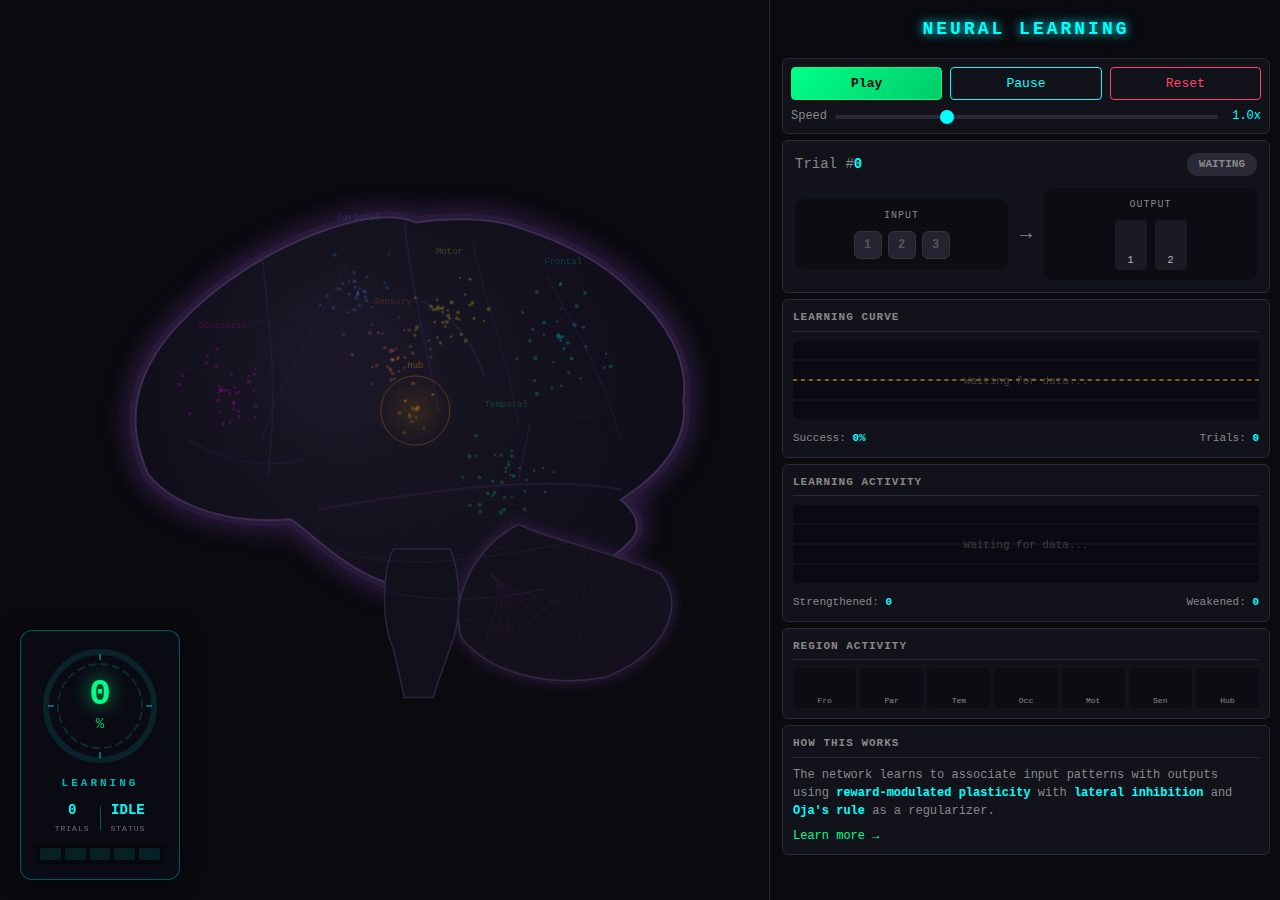
<file: static/index.html>
<!DOCTYPE html>
<html lang="en">
<head>
    <meta charset="UTF-8">
    <meta name="viewport" content="width=device-width, initial-scale=1.0">
    <link rel="icon" type="image/x-icon" href="/static/images/favicon.ico">
    <title>Neural Learning Visualization</title>
    <link rel="stylesheet" href="/static/css/base.css">
    <link rel="stylesheet" href="/static/css/layout.css">
    <link rel="stylesheet" href="/static/css/components.css">
    <link rel="stylesheet" href="/static/css/brain.css">
    <link rel="stylesheet" href="/static/css/dashboard.css">
</head>
<body>
    <div class="container">
        <!-- Brain Visualization -->
        <div class="brain-section">
            <canvas id="brainCanvas"></canvas>

            <!-- Large Learning Progress HUD -->
            <div class="learning-hud">
                <div class="hud-rings">
                    <svg class="ring-svg" viewBox="0 0 120 120">
                        <defs>
                            <linearGradient id="progressGradient" x1="0%" y1="0%" x2="100%" y2="0%">
                                <stop offset="0%" style="stop-color:#00ff88"/>
                                <stop offset="100%" style="stop-color:#00ffff"/>
                            </linearGradient>
                        </defs>
                        <!-- Outer ring - background -->
                        <circle class="ring-bg" cx="60" cy="60" r="54" />
                        <!-- Outer ring - progress -->
                        <circle class="ring-progress" id="hudRingProgress" cx="60" cy="60" r="54" />
                        <!-- Inner ring - decorative -->
                        <circle class="ring-inner" cx="60" cy="60" r="42" />
                        <!-- Tick marks -->
                        <g class="tick-marks">
                            <line x1="60" y1="8" x2="60" y2="14" />
                            <line x1="60" y1="106" x2="60" y2="112" />
                            <line x1="8" y1="60" x2="14" y2="60" />
                            <line x1="106" y1="60" x2="112" y2="60" />
                        </g>
                    </svg>
                    <div class="hud-center">
                        <div class="hud-value" id="hudValue">0</div>
                        <div class="hud-unit">%</div>
                    </div>
                </div>
                <div class="hud-label">LEARNING</div>
                <div class="hud-stats">
                    <div class="hud-stat">
                        <span class="hud-stat-value" id="hudTrials">0</span>
                        <span class="hud-stat-label">TRIALS</span>
                    </div>
                    <div class="hud-divider"></div>
                    <div class="hud-stat">
                        <span class="hud-stat-value" id="hudStatus">IDLE</span>
                        <span class="hud-stat-label">STATUS</span>
                    </div>
                </div>
                <div class="hud-bars">
                    <div class="hud-bar" id="hudBar1"><span></span></div>
                    <div class="hud-bar" id="hudBar2"><span></span></div>
                    <div class="hud-bar" id="hudBar3"><span></span></div>
                    <div class="hud-bar" id="hudBar4"><span></span></div>
                    <div class="hud-bar" id="hudBar5"><span></span></div>
                </div>
            </div>
        </div>

        <!-- Dashboard -->
        <div class="dashboard">
            <h1 class="title">NEURAL LEARNING</h1>

            <!-- Controls -->
            <div class="panel controls-panel">
                <div class="control-row">
                    <button id="playBtn" class="control-btn primary">Play</button>
                    <button id="pauseBtn" class="control-btn">Pause</button>
                    <button id="resetBtn" class="control-btn danger">Reset</button>
                </div>
                <div class="speed-row">
                    <label>Speed</label>
                    <input type="range" id="speedSlider" min="0.2" max="3" step="0.1" value="1">
                    <span id="speedValue">1.0x</span>
                </div>
            </div>

            <!-- Live Trial Status -->
            <div class="panel trial-panel">
                <div class="trial-header">
                    <span class="trial-label">Trial #<span id="trialNum">0</span></span>
                    <span id="trialStatus" class="trial-status waiting">Waiting</span>
                </div>
                <div class="trial-io">
                    <div class="io-box input-box">
                        <div class="io-label">INPUT</div>
                        <div class="io-pattern" id="inputPattern">
                            <span class="io-bit off">1</span>
                            <span class="io-bit off">2</span>
                            <span class="io-bit off">3</span>
                        </div>
                    </div>
                    <div class="io-arrow">→</div>
                    <div class="io-box output-box">
                        <div class="io-label">OUTPUT</div>
                        <div class="io-values">
                            <div class="output-bar">
                                <div class="bar-fill" id="out1Bar" style="height: 0%"></div>
                                <span class="bar-label">1</span>
                            </div>
                            <div class="output-bar">
                                <div class="bar-fill secondary" id="out2Bar" style="height: 0%"></div>
                                <span class="bar-label">2</span>
                            </div>
                        </div>
                    </div>
                </div>
            </div>

            <!-- Success Rate Plot - Main Learning Indicator -->
            <div class="panel plot-panel">
                <h2>Learning Curve</h2>
                <canvas id="successPlot"></canvas>
                <div class="plot-stats">
                    <span>Success: <strong id="successPct">0%</strong></span>
                    <span>Trials: <strong id="totalTrials">0</strong></span>
                </div>
            </div>

            <!-- Learning Activity Plot -->
            <div class="panel plot-panel">
                <h2>Learning Activity</h2>
                <canvas id="weightsPlot"></canvas>
                <div class="plot-stats">
                    <span>Strengthened: <strong id="strengthenedCount">0</strong></span>
                    <span>Weakened: <strong id="weakenedCount">0</strong></span>
                </div>
            </div>

            <!-- Region Activity - Shows Network Dynamics -->
            <div class="panel activity-panel">
                <h2>Region Activity</h2>
                <div class="region-bars" id="regionBars">
                    <!-- Filled by JS -->
                </div>
            </div>

            <!-- How This Works -->
            <div class="panel info-panel">
                <h2>How This Works</h2>
                <p class="info-brief">
                    The network learns to associate input patterns with outputs using
                    <strong>reward-modulated plasticity</strong> with <strong>lateral inhibition</strong>
                    and <strong>Oja's rule</strong> as a regularizer.
                </p>
                <a href="/static/about.html" class="info-link" target="_blank">Learn more →</a>
            </div>
        </div>
    </div>

    <script src="/static/js/config.js"></script>
    <script src="/static/js/utils.js"></script>
    <script src="/static/js/websocket.js"></script>
    <script src="/static/js/brain.js"></script>
    <script src="/static/js/network.js"></script>
    <script src="/static/js/learning.js"></script>
    <script src="/static/js/renderer.js"></script>
    <script src="/static/js/dashboard.js"></script>
    <script src="/static/js/main.js"></script>
</body>
</html>
</file>
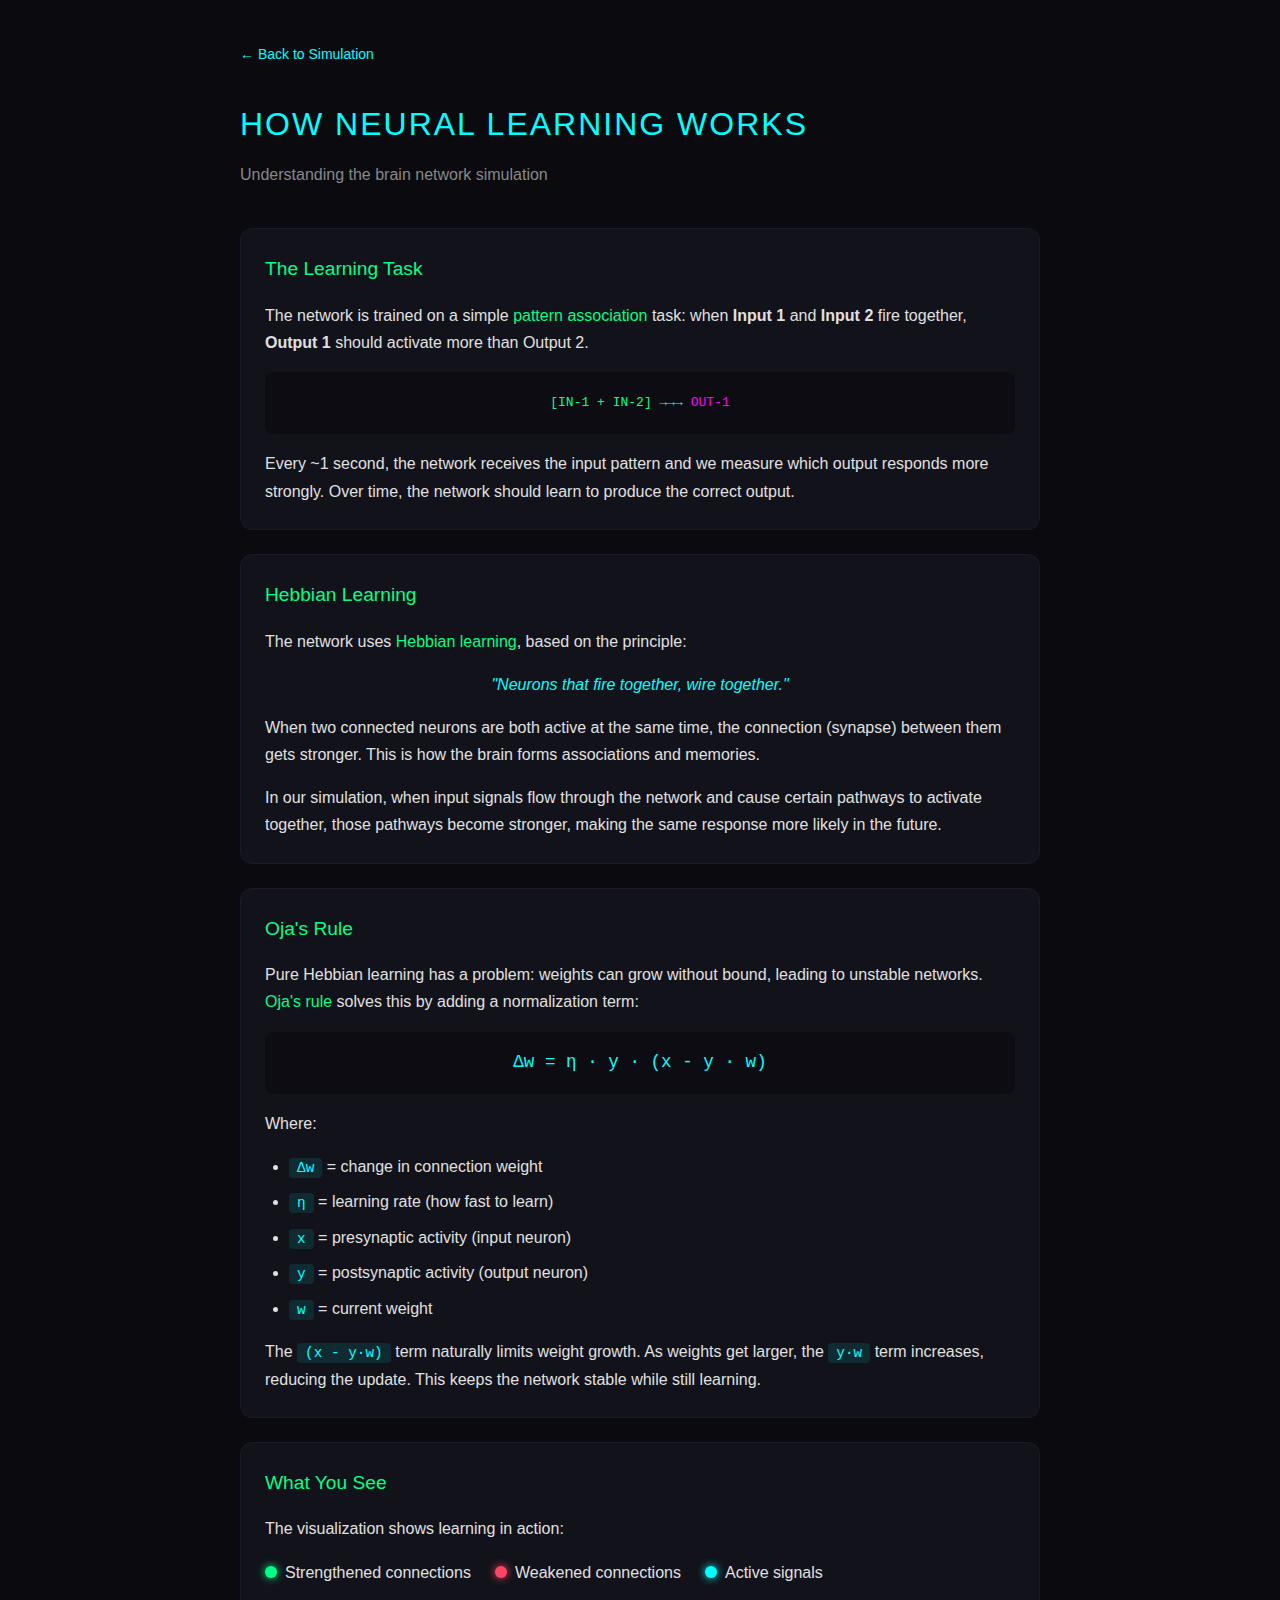
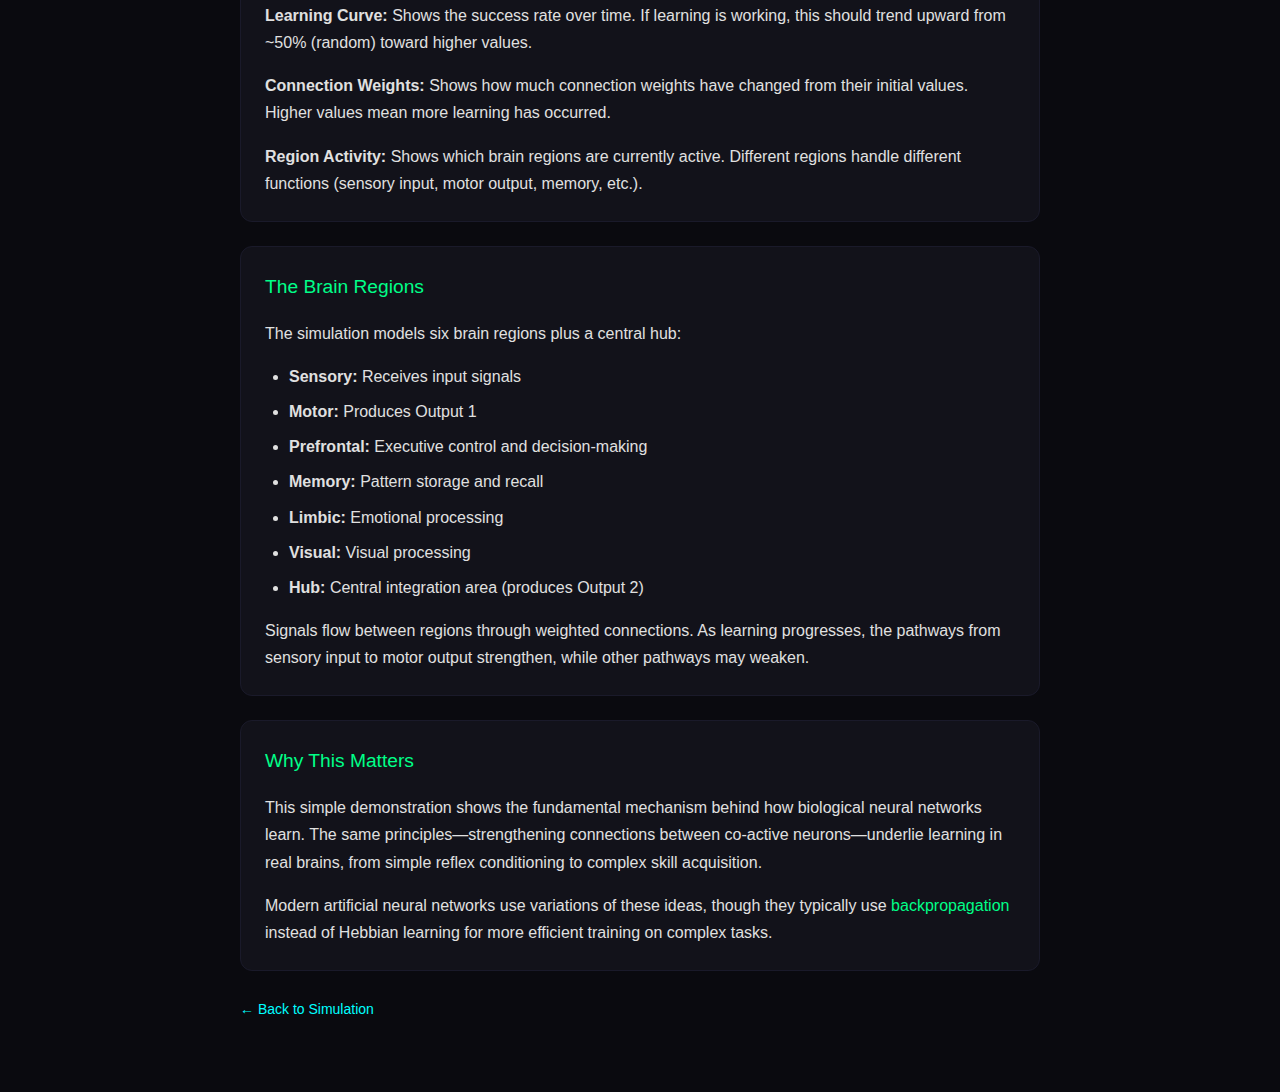
<file: static/about.html>
<!DOCTYPE html>
<html lang="en">
<head>
    <meta charset="UTF-8">
    <meta name="viewport" content="width=device-width, initial-scale=1.0">
    <title>How Neural Learning Works</title>
    <style>
        :root {
            --bg-dark: #0a0a0f;
            --bg-panel: #12121a;
            --text-primary: #e0e0e0;
            --text-secondary: #888;
            --neon-cyan: #00ffff;
            --neon-green: #00ff88;
            --neon-magenta: #ff00ff;
        }

        * {
            box-sizing: border-box;
            margin: 0;
            padding: 0;
        }

        body {
            background: var(--bg-dark);
            color: var(--text-primary);
            font-family: -apple-system, BlinkMacSystemFont, 'Segoe UI', Roboto, sans-serif;
            line-height: 1.7;
            padding: 40px 20px;
        }

        .container {
            max-width: 800px;
            margin: 0 auto;
        }

        h1 {
            color: var(--neon-cyan);
            font-size: 2rem;
            margin-bottom: 10px;
            font-weight: 300;
            letter-spacing: 2px;
        }

        .subtitle {
            color: var(--text-secondary);
            margin-bottom: 40px;
        }

        .back-link {
            display: inline-block;
            color: var(--neon-cyan);
            text-decoration: none;
            margin-bottom: 30px;
            font-size: 14px;
        }

        .back-link:hover {
            text-decoration: underline;
        }

        section {
            background: var(--bg-panel);
            border-radius: 12px;
            padding: 24px;
            margin-bottom: 24px;
            border: 1px solid #1a1a2a;
        }

        h2 {
            color: var(--neon-green);
            font-size: 1.2rem;
            margin-bottom: 16px;
            font-weight: 500;
        }

        p {
            margin-bottom: 16px;
            color: var(--text-primary);
        }

        p:last-child {
            margin-bottom: 0;
        }

        code {
            background: rgba(0, 255, 255, 0.1);
            color: var(--neon-cyan);
            padding: 2px 8px;
            border-radius: 4px;
            font-family: 'SF Mono', Monaco, 'Courier New', monospace;
            font-size: 0.9em;
        }

        .formula {
            background: rgba(0, 0, 0, 0.3);
            padding: 16px 24px;
            border-radius: 8px;
            font-family: 'SF Mono', Monaco, monospace;
            color: var(--neon-cyan);
            margin: 16px 0;
            font-size: 1.1em;
            text-align: center;
        }

        .highlight {
            color: var(--neon-green);
            font-weight: 500;
        }

        ul {
            margin: 16px 0;
            padding-left: 24px;
        }

        li {
            margin-bottom: 8px;
            color: var(--text-primary);
        }

        .legend {
            display: flex;
            gap: 24px;
            flex-wrap: wrap;
            margin-top: 16px;
        }

        .legend-item {
            display: flex;
            align-items: center;
            gap: 8px;
        }

        .dot {
            width: 12px;
            height: 12px;
            border-radius: 50%;
        }

        .dot.green {
            background: #00ff88;
            box-shadow: 0 0 8px #00ff88;
        }

        .dot.red {
            background: #ff4466;
            box-shadow: 0 0 8px #ff4466;
        }

        .dot.cyan {
            background: #00ffff;
            box-shadow: 0 0 8px #00ffff;
        }

        .diagram {
            background: rgba(0, 0, 0, 0.3);
            padding: 20px;
            border-radius: 8px;
            margin: 16px 0;
            text-align: center;
            font-family: monospace;
            color: var(--text-secondary);
        }

        .diagram .arrow {
            color: var(--neon-cyan);
        }

        .diagram .input {
            color: var(--neon-green);
        }

        .diagram .output {
            color: var(--neon-magenta);
        }
    </style>
</head>
<body>
    <div class="container">
        <a href="/" class="back-link">← Back to Simulation</a>

        <h1>HOW NEURAL LEARNING WORKS</h1>
        <p class="subtitle">Understanding the brain network simulation</p>

        <section>
            <h2>The Learning Task</h2>
            <p>
                The network is trained on a simple <span class="highlight">pattern association</span> task:
                when <strong>Input 1</strong> and <strong>Input 2</strong> fire together,
                <strong>Output 1</strong> should activate more than Output 2.
            </p>
            <div class="diagram">
                <span class="input">[IN-1 + IN-2]</span>
                <span class="arrow">→→→</span>
                <span class="output">OUT-1</span>
            </div>
            <p>
                Every ~1 second, the network receives the input pattern and we measure
                which output responds more strongly. Over time, the network should learn
                to produce the correct output.
            </p>
        </section>

        <section>
            <h2>Hebbian Learning</h2>
            <p>
                The network uses <span class="highlight">Hebbian learning</span>, based on the principle:
            </p>
            <p style="text-align: center; font-style: italic; color: var(--neon-cyan);">
                "Neurons that fire together, wire together."
            </p>
            <p>
                When two connected neurons are both active at the same time, the connection
                (synapse) between them gets stronger. This is how the brain forms associations
                and memories.
            </p>
            <p>
                In our simulation, when input signals flow through the network and cause
                certain pathways to activate together, those pathways become stronger,
                making the same response more likely in the future.
            </p>
        </section>

        <section>
            <h2>Oja's Rule</h2>
            <p>
                Pure Hebbian learning has a problem: weights can grow without bound,
                leading to unstable networks. <span class="highlight">Oja's rule</span>
                solves this by adding a normalization term:
            </p>
            <div class="formula">
                Δw = η · y · (x - y · w)
            </div>
            <p>Where:</p>
            <ul>
                <li><code>Δw</code> = change in connection weight</li>
                <li><code>η</code> = learning rate (how fast to learn)</li>
                <li><code>x</code> = presynaptic activity (input neuron)</li>
                <li><code>y</code> = postsynaptic activity (output neuron)</li>
                <li><code>w</code> = current weight</li>
            </ul>
            <p>
                The <code>(x - y·w)</code> term naturally limits weight growth. As
                weights get larger, the <code>y·w</code> term increases, reducing
                the update. This keeps the network stable while still learning.
            </p>
        </section>

        <section>
            <h2>What You See</h2>
            <p>The visualization shows learning in action:</p>
            <div class="legend">
                <div class="legend-item">
                    <span class="dot green"></span>
                    <span>Strengthened connections</span>
                </div>
                <div class="legend-item">
                    <span class="dot red"></span>
                    <span>Weakened connections</span>
                </div>
                <div class="legend-item">
                    <span class="dot cyan"></span>
                    <span>Active signals</span>
                </div>
            </div>
            <p style="margin-top: 16px;">
                <strong>Learning Curve:</strong> Shows the success rate over time.
                If learning is working, this should trend upward from ~50% (random)
                toward higher values.
            </p>
            <p>
                <strong>Connection Weights:</strong> Shows how much connection weights
                have changed from their initial values. Higher values mean more learning
                has occurred.
            </p>
            <p>
                <strong>Region Activity:</strong> Shows which brain regions are currently
                active. Different regions handle different functions (sensory input,
                motor output, memory, etc.).
            </p>
        </section>

        <section>
            <h2>The Brain Regions</h2>
            <p>The simulation models six brain regions plus a central hub:</p>
            <ul>
                <li><strong>Sensory:</strong> Receives input signals</li>
                <li><strong>Motor:</strong> Produces Output 1</li>
                <li><strong>Prefrontal:</strong> Executive control and decision-making</li>
                <li><strong>Memory:</strong> Pattern storage and recall</li>
                <li><strong>Limbic:</strong> Emotional processing</li>
                <li><strong>Visual:</strong> Visual processing</li>
                <li><strong>Hub:</strong> Central integration area (produces Output 2)</li>
            </ul>
            <p>
                Signals flow between regions through weighted connections. As learning
                progresses, the pathways from sensory input to motor output strengthen,
                while other pathways may weaken.
            </p>
        </section>

        <section>
            <h2>Why This Matters</h2>
            <p>
                This simple demonstration shows the fundamental mechanism behind how
                biological neural networks learn. The same principles—strengthening
                connections between co-active neurons—underlie learning in real brains,
                from simple reflex conditioning to complex skill acquisition.
            </p>
            <p>
                Modern artificial neural networks use variations of these ideas, though
                they typically use <span class="highlight">backpropagation</span> instead
                of Hebbian learning for more efficient training on complex tasks.
            </p>
        </section>

        <a href="/" class="back-link">← Back to Simulation</a>
    </div>
</body>
</html>
</file>
<file: static/css/layout.css>
/**
 * Layout styles - Main container and section positioning
 */

.container {
    display: flex;
    height: 100vh;
    width: 100vw;
}

/* Brain Section - 60% */
.brain-section {
    flex: 0 0 60%;
    position: relative;
    background: linear-gradient(135deg, #0a0a0f 0%, #0f0f18 100%);
    border-right: 1px solid var(--border-color);
}

#brainCanvas {
    width: 100%;
    height: 100%;
    display: block;
}

/* Dashboard - 40% */
.dashboard {
    flex: 0 0 40%;
    padding: var(--spacing-md);
    display: flex;
    flex-direction: column;
    gap: 6px;
    overflow-y: auto;
    overflow-x: hidden;
    background: var(--bg-dark);
}

/* Dashboard title */
.title {
    font-size: var(--font-size-title);
    font-weight: 600;
    color: var(--neon-cyan);
    text-align: center;
    padding: 5px 0 10px;
    letter-spacing: 3px;
    text-shadow: var(--glow-cyan);
}

/* Responsive adjustments */
@media (max-height: 700px) {
    .dashboard {
        gap: 6px;
        padding: var(--spacing-sm);
    }
}

@media (max-width: 1200px) {
    .brain-section {
        flex: 0 0 55%;
    }

    .dashboard {
        flex: 0 0 45%;
    }
}
</file>
<file: static/css/components.css>
/**
 * Component styles - Reusable UI components
 */

/* Panel base */
.panel {
    background: var(--bg-panel);
    border: 1px solid var(--border-color);
    border-radius: var(--radius-md);
    padding: var(--spacing-sm) var(--spacing-md);
}

.panel h2 {
    font-size: var(--font-size-base);
    text-transform: uppercase;
    letter-spacing: 1px;
    color: var(--text-secondary);
    margin-bottom: var(--spacing-sm);
    border-bottom: 1px solid var(--border-color);
    padding-bottom: 5px;
}

/* Buttons */
.control-btn {
    padding: var(--spacing-sm) var(--spacing-sm);
    border: 1px solid var(--neon-cyan);
    background: transparent;
    color: var(--neon-cyan);
    border-radius: var(--radius-sm);
    cursor: pointer;
    font-family: inherit;
    font-size: var(--font-size-base);
    transition: all 0.2s ease;
}

.control-btn:hover {
    background: var(--neon-cyan);
    color: var(--bg-dark);
}

.control-btn.active {
    background: var(--neon-cyan);
    color: var(--bg-dark);
}

/* Range slider */
input[type="range"] {
    -webkit-appearance: none;
    background: var(--border-color);
    height: 4px;
    border-radius: 2px;
    cursor: pointer;
}

input[type="range"]::-webkit-slider-thumb {
    -webkit-appearance: none;
    width: 14px;
    height: 14px;
    background: var(--neon-cyan);
    border-radius: 50%;
    cursor: pointer;
}

input[type="range"]::-moz-range-thumb {
    width: 14px;
    height: 14px;
    background: var(--neon-cyan);
    border-radius: 50%;
    cursor: pointer;
    border: none;
}

/* Canvas containers */
.canvas-container {
    background: var(--bg-dark);
    border-radius: var(--radius-sm);
}

/* Info icons with tooltips */
.info-icon {
    display: inline-flex;
    align-items: center;
    justify-content: center;
    width: 14px;
    height: 14px;
    font-size: 10px;
    font-weight: bold;
    background: var(--border-color);
    color: var(--text-secondary);
    border-radius: 50%;
    cursor: help;
    margin-left: 6px;
    vertical-align: middle;
    transition: all 0.2s ease;
}

.info-icon:hover {
    background: var(--neon-cyan);
    color: var(--bg-dark);
}

/* Stat items with tooltips */
.stat {
    cursor: help;
    transition: background 0.2s ease;
    padding: 4px;
    border-radius: var(--radius-sm);
}

.stat:hover {
    background: rgba(0, 255, 255, 0.05);
}

/* Port tooltips */
.port {
    cursor: pointer;
}

.port:hover {
    transform: scale(1.1);
}

/* Responsive */
@media (max-height: 700px) {
    .panel {
        padding: var(--spacing-sm);
    }

    .panel h2 {
        font-size: var(--font-size-sm);
        margin-bottom: 5px;
    }
}
</file>
<file: static/css/brain.css>
/**
 * Brain section styles - Canvas area and I/O ports
 */

/* Input/Output Ports */
.input-ports,
.output-ports {
    position: absolute;
    display: flex;
    flex-direction: column;
    gap: var(--spacing-lg);
}

.input-ports {
    left: 20px;
    top: 50%;
    transform: translateY(-50%);
}

.output-ports {
    left: 20px;
    bottom: 20%;
}

/* Port styling */
.port {
    padding: var(--spacing-sm) var(--spacing-md);
    border: 1px solid var(--neon-cyan);
    border-radius: var(--radius-sm);
    font-size: var(--font-size-base);
    cursor: pointer;
    transition: all 0.3s ease;
    background: var(--bg-panel);
    user-select: none;
}

.input-port {
    border-color: var(--neon-green);
    color: var(--neon-green);
}

.input-port:hover {
    background: var(--neon-green);
    color: var(--bg-dark);
    box-shadow: var(--glow-green);
}

.output-port {
    border-color: var(--neon-magenta);
    color: var(--neon-magenta);
}

.output-port:hover {
    background: var(--neon-magenta);
    color: var(--bg-dark);
    box-shadow: var(--glow-magenta);
}

.port.active {
    animation: port-flash 0.4s ease-out;
}

.input-port.active {
    background: var(--neon-green) !important;
    color: var(--bg-dark) !important;
    box-shadow: 0 0 20px var(--neon-green), 0 0 40px var(--neon-green);
}

.output-port.active {
    background: var(--neon-magenta) !important;
    color: var(--bg-dark) !important;
    box-shadow: 0 0 20px var(--neon-magenta), 0 0 40px var(--neon-magenta);
}

@keyframes port-flash {
    0% {
        transform: scale(1);
        filter: brightness(1);
    }
    30% {
        transform: scale(1.2);
        filter: brightness(1.5);
    }
    100% {
        transform: scale(1);
        filter: brightness(1);
    }
}

/* Port connection lines (optional visual enhancement) */
.port::after {
    content: '';
    position: absolute;
    right: -20px;
    top: 50%;
    width: 20px;
    height: 2px;
    background: linear-gradient(to right, currentColor, transparent);
}

/* ============================================
   LEARNING HUD - Large animated progress display
   ============================================ */

.learning-hud {
    position: absolute;
    left: 20px;
    bottom: 20px;
    width: 160px;
    background: rgba(10, 10, 20, 0.85);
    border: 1px solid rgba(0, 255, 255, 0.3);
    border-radius: 12px;
    padding: 15px;
    backdrop-filter: blur(10px);
    box-shadow:
        0 0 20px rgba(0, 0, 0, 0.5),
        inset 0 0 30px rgba(0, 255, 255, 0.03);
}

/* Ring container */
.hud-rings {
    position: relative;
    width: 120px;
    height: 120px;
    margin: 0 auto 10px;
}

.ring-svg {
    width: 100%;
    height: 100%;
    transform: rotate(-90deg);
}

/* Background ring */
.ring-bg {
    fill: none;
    stroke: rgba(0, 255, 255, 0.1);
    stroke-width: 6;
}

/* Progress ring */
.ring-progress {
    fill: none;
    stroke: url(#progressGradient);
    stroke-width: 6;
    stroke-linecap: round;
    stroke-dasharray: 339.292;
    stroke-dashoffset: 339.292;
    transition: stroke-dashoffset 0.5s ease;
    filter: drop-shadow(0 0 6px rgba(0, 255, 136, 0.6));
}

/* Inner decorative ring */
.ring-inner {
    fill: none;
    stroke: rgba(0, 255, 255, 0.15);
    stroke-width: 2;
    stroke-dasharray: 8 4;
    animation: rotate-ring 20s linear infinite;
}

/* Tick marks */
.tick-marks line {
    stroke: rgba(0, 255, 255, 0.4);
    stroke-width: 2;
}

@keyframes rotate-ring {
    from { transform: rotate(0deg); transform-origin: 60px 60px; }
    to { transform: rotate(360deg); transform-origin: 60px 60px; }
}

/* Center content */
.hud-center {
    position: absolute;
    top: 50%;
    left: 50%;
    transform: translate(-50%, -50%);
    text-align: center;
}

.hud-value {
    font-size: 36px;
    font-weight: 700;
    color: #00ff88;
    line-height: 1;
    text-shadow: 0 0 20px rgba(0, 255, 136, 0.8);
    font-family: 'Courier New', monospace;
}

.hud-unit {
    font-size: 14px;
    color: rgba(0, 255, 136, 0.7);
    margin-top: 2px;
}

/* Label */
.hud-label {
    text-align: center;
    font-size: 11px;
    letter-spacing: 3px;
    color: rgba(0, 255, 255, 0.7);
    margin-bottom: 10px;
    font-weight: 600;
}

/* Stats row */
.hud-stats {
    display: flex;
    align-items: center;
    justify-content: center;
    gap: 10px;
    margin-bottom: 10px;
}

.hud-stat {
    text-align: center;
}

.hud-stat-value {
    display: block;
    font-size: 14px;
    font-weight: 600;
    color: #00ffff;
    font-family: 'Courier New', monospace;
}

.hud-stat-label {
    display: block;
    font-size: 8px;
    letter-spacing: 1px;
    color: rgba(255, 255, 255, 0.4);
    margin-top: 2px;
}

.hud-divider {
    width: 1px;
    height: 24px;
    background: rgba(0, 255, 255, 0.3);
}

/* Activity bars */
.hud-bars {
    display: flex;
    gap: 4px;
    height: 20px;
    padding: 4px;
    background: rgba(0, 0, 0, 0.3);
    border-radius: 4px;
}

.hud-bar {
    flex: 1;
    background: rgba(0, 255, 255, 0.1);
    border-radius: 2px;
    position: relative;
    overflow: hidden;
}

.hud-bar span {
    position: absolute;
    bottom: 0;
    left: 0;
    right: 0;
    height: 0%;
    background: linear-gradient(to top, #00ff88, #00ffaa);
    transition: height 0.15s ease;
    border-radius: 2px;
}

.hud-bar.active span {
    height: 100%;
    box-shadow: 0 0 8px rgba(0, 255, 136, 0.6);
}

/* Pulse animation for success */
.learning-hud.success {
    animation: hud-success-pulse 0.5s ease;
}

@keyframes hud-success-pulse {
    0% { box-shadow: 0 0 20px rgba(0, 0, 0, 0.5), inset 0 0 30px rgba(0, 255, 136, 0.1); }
    50% { box-shadow: 0 0 30px rgba(0, 255, 136, 0.4), inset 0 0 40px rgba(0, 255, 136, 0.2); }
    100% { box-shadow: 0 0 20px rgba(0, 0, 0, 0.5), inset 0 0 30px rgba(0, 255, 136, 0.03); }
}

/* Fail animation */
.learning-hud.fail {
    animation: hud-fail-pulse 0.5s ease;
}

@keyframes hud-fail-pulse {
    0% { box-shadow: 0 0 20px rgba(0, 0, 0, 0.5), inset 0 0 30px rgba(255, 68, 102, 0.1); }
    50% { box-shadow: 0 0 30px rgba(255, 68, 102, 0.4), inset 0 0 40px rgba(255, 68, 102, 0.2); }
    100% { box-shadow: 0 0 20px rgba(0, 0, 0, 0.5), inset 0 0 30px rgba(0, 255, 255, 0.03); }
}

/* Status colors */
.hud-stat-value.running {
    color: #00c8ff;
    animation: status-blink 1s ease-in-out infinite;
}

.hud-stat-value.success {
    color: #00ff88;
}

.hud-stat-value.fail {
    color: #ff4466;
}

@keyframes status-blink {
    0%, 100% { opacity: 1; }
    50% { opacity: 0.5; }
}
</file>
<file: static/css/dashboard.css>
/**
 * Dashboard styles - Beautiful learning visualization
 */

/* Controls */
.controls-panel {
    padding: 8px !important;
}

.control-row {
    display: flex;
    gap: 8px;
}

.control-row .control-btn {
    flex: 1;
    padding: 8px 12px;
    font-size: 13px;
}

.control-btn.primary {
    background: linear-gradient(135deg, #00ff88 0%, #00cc6a 100%);
    border-color: #00ff88;
    color: #0a0a0f;
    font-weight: 600;
}

.control-btn.primary:hover {
    box-shadow: 0 0 15px rgba(0, 255, 136, 0.5);
}

.control-btn.danger {
    border-color: #ff4466;
    color: #ff4466;
}

.control-btn.danger:hover {
    background: #ff4466;
    color: #0a0a0f;
}

/* Speed slider */
.speed-row {
    display: flex;
    align-items: center;
    gap: 8px;
    margin-top: 8px;
    font-size: 12px;
}

.speed-row label {
    color: var(--text-secondary);
}

.speed-row input[type="range"] {
    flex: 1;
}

.speed-row span {
    color: var(--neon-cyan);
    min-width: 35px;
    text-align: right;
}

/* Trial Panel */
.trial-panel {
    padding: 12px !important;
}

.trial-header {
    display: flex;
    justify-content: space-between;
    align-items: center;
    margin-bottom: 12px;
}

.trial-label {
    font-size: 14px;
    color: var(--text-secondary);
}

.trial-label span {
    color: var(--neon-cyan);
    font-weight: 600;
}

.trial-status {
    padding: 4px 12px;
    border-radius: 12px;
    font-size: 11px;
    font-weight: 600;
    text-transform: uppercase;
}

.trial-status.waiting {
    background: rgba(100, 100, 120, 0.3);
    color: #888;
}

.trial-status.running {
    background: rgba(0, 200, 255, 0.2);
    color: #00c8ff;
    animation: pulse 1s ease-in-out infinite;
}

.trial-status.success {
    background: rgba(0, 255, 136, 0.2);
    color: #00ff88;
}

.trial-status.fail {
    background: rgba(255, 68, 102, 0.2);
    color: #ff4466;
}

@keyframes pulse {
    0%, 100% { opacity: 1; }
    50% { opacity: 0.6; }
}

/* Input/Output Display */
.trial-io {
    display: flex;
    align-items: center;
    gap: 12px;
}

.io-box {
    flex: 1;
    background: rgba(0, 0, 0, 0.3);
    border-radius: 8px;
    padding: 10px;
    text-align: center;
}

.io-label {
    font-size: 10px;
    color: var(--text-secondary);
    margin-bottom: 8px;
    letter-spacing: 1px;
}

.io-arrow {
    color: var(--text-secondary);
    font-size: 20px;
}

/* Input Pattern Bits */
.io-pattern {
    display: flex;
    justify-content: center;
    gap: 6px;
}

.io-bit {
    width: 28px;
    height: 28px;
    border-radius: 6px;
    display: flex;
    align-items: center;
    justify-content: center;
    font-size: 12px;
    font-weight: 600;
    transition: all 0.2s ease;
}

.io-bit.off {
    background: rgba(60, 60, 80, 0.5);
    color: #555;
    border: 1px solid #333;
}

.io-bit.on {
    background: linear-gradient(135deg, #00ff88 0%, #00cc6a 100%);
    color: #0a0a0f;
    border: 1px solid #00ff88;
    box-shadow: 0 0 10px rgba(0, 255, 136, 0.5);
}

/* Output Bars */
.io-values {
    display: flex;
    justify-content: center;
    gap: 8px;
    height: 50px;
}

.output-bar {
    width: 32px;
    background: rgba(60, 60, 80, 0.3);
    border-radius: 4px;
    position: relative;
    display: flex;
    flex-direction: column;
    overflow: hidden;
}

.bar-fill {
    position: absolute;
    bottom: 0;
    left: 0;
    right: 0;
    background: linear-gradient(to top, #00ff88 0%, #00ffaa 100%);
    transition: height 0.15s ease;
    border-radius: 0 0 4px 4px;
}

.bar-fill.secondary {
    background: linear-gradient(to top, #ff00ff 0%, #ff44aa 100%);
}

.bar-fill.winner {
    box-shadow: 0 0 10px currentColor;
}

.bar-label {
    position: absolute;
    bottom: 2px;
    left: 50%;
    transform: translateX(-50%);
    font-size: 10px;
    color: rgba(255, 255, 255, 0.7);
    z-index: 1;
}

/* Plot Panels */
.plot-panel {
    padding: 10px !important;
}

.plot-panel h2 {
    margin-bottom: 8px;
}

.plot-panel canvas {
    width: 100%;
    height: 80px;
    background: rgba(0, 0, 0, 0.3);
    border-radius: 6px;
}

.plot-stats {
    display: flex;
    justify-content: space-between;
    margin-top: 6px;
    font-size: 11px;
    color: var(--text-secondary);
}

.plot-stats strong {
    color: var(--neon-cyan);
}

/* Region Activity Panel */
.activity-panel {
    padding: 10px !important;
}

.activity-panel h2 {
    margin-bottom: 8px;
}

.region-bars {
    display: flex;
    gap: 4px;
    height: 40px;
}

.region-bar {
    flex: 1;
    background: rgba(0, 0, 0, 0.3);
    border-radius: 4px;
    position: relative;
    overflow: hidden;
}

.region-bar-fill {
    position: absolute;
    bottom: 0;
    left: 0;
    right: 0;
    transition: height 0.1s ease;
    border-radius: 0 0 4px 4px;
}

.region-bar-label {
    position: absolute;
    bottom: 2px;
    left: 50%;
    transform: translateX(-50%);
    font-size: 8px;
    color: rgba(255, 255, 255, 0.5);
    white-space: nowrap;
}

/* Info Panel */
.info-panel {
    padding: 10px !important;
}

.info-brief {
    font-size: 12px;
    color: var(--text-secondary);
    line-height: 1.5;
    margin-bottom: 8px;
}

.info-brief strong {
    color: var(--neon-cyan);
}

.info-link {
    display: inline-block;
    font-size: 12px;
    color: var(--neon-green);
    text-decoration: none;
    transition: all 0.2s ease;
}

.info-link:hover {
    color: #00ffaa;
    text-decoration: underline;
}

/* Responsive */
@media (max-height: 700px) {
    .plot-panel canvas {
        height: 60px;
    }

    .region-bars {
        height: 30px;
    }

    .io-bit {
        width: 24px;
        height: 24px;
        font-size: 11px;
    }

    .io-values {
        height: 40px;
    }
}
</file>
<file: static/css/base.css>
/**
 * Base styles - Reset, CSS variables, and foundational styles
 */

/* Reset */
* {
    margin: 0;
    padding: 0;
    box-sizing: border-box;
}

/* CSS Variables - Central place for all design tokens */
:root {
    /* Background colors */
    --bg-dark: #0a0a0f;
    --bg-panel: #12121a;
    --bg-panel-hover: #1a1a25;
    --border-color: #2a2a3a;

    /* Text colors */
    --text-primary: #e0e0e0;
    --text-secondary: #888;

    /* Neon accent colors */
    --neon-cyan: #00ffff;
    --neon-magenta: #ff00ff;
    --neon-green: #00ff88;
    --neon-yellow: #ffff00;
    --neon-blue: #4488ff;
    --neon-orange: #ff8844;

    /* Glow effects */
    --glow-cyan: 0 0 10px #00ffff, 0 0 20px #00ffff40;
    --glow-magenta: 0 0 10px #ff00ff, 0 0 20px #ff00ff40;
    --glow-green: 0 0 10px #00ff88, 0 0 20px #00ff8840;
    --glow-yellow: 0 0 10px #ffff00, 0 0 20px #ffff0040;

    /* Spacing */
    --spacing-xs: 4px;
    --spacing-sm: 8px;
    --spacing-md: 12px;
    --spacing-lg: 16px;
    --spacing-xl: 20px;

    /* Border radius */
    --radius-sm: 4px;
    --radius-md: 6px;
    --radius-lg: 8px;

    /* Typography */
    --font-family: 'Consolas', 'Monaco', 'Courier New', monospace;
    --font-size-xs: 9px;
    --font-size-sm: 10px;
    --font-size-base: 11px;
    --font-size-lg: 14px;
    --font-size-xl: 16px;
    --font-size-title: 18px;
}

/* Base body styles */
body {
    background: var(--bg-dark);
    color: var(--text-primary);
    font-family: var(--font-family);
    font-size: var(--font-size-base);
    height: 100vh;
    overflow: hidden;
    line-height: 1.4;
}

/* Utility classes */
.hidden {
    display: none !important;
}

.glow-cyan {
    box-shadow: var(--glow-cyan);
}

.glow-magenta {
    box-shadow: var(--glow-magenta);
}
</file>
